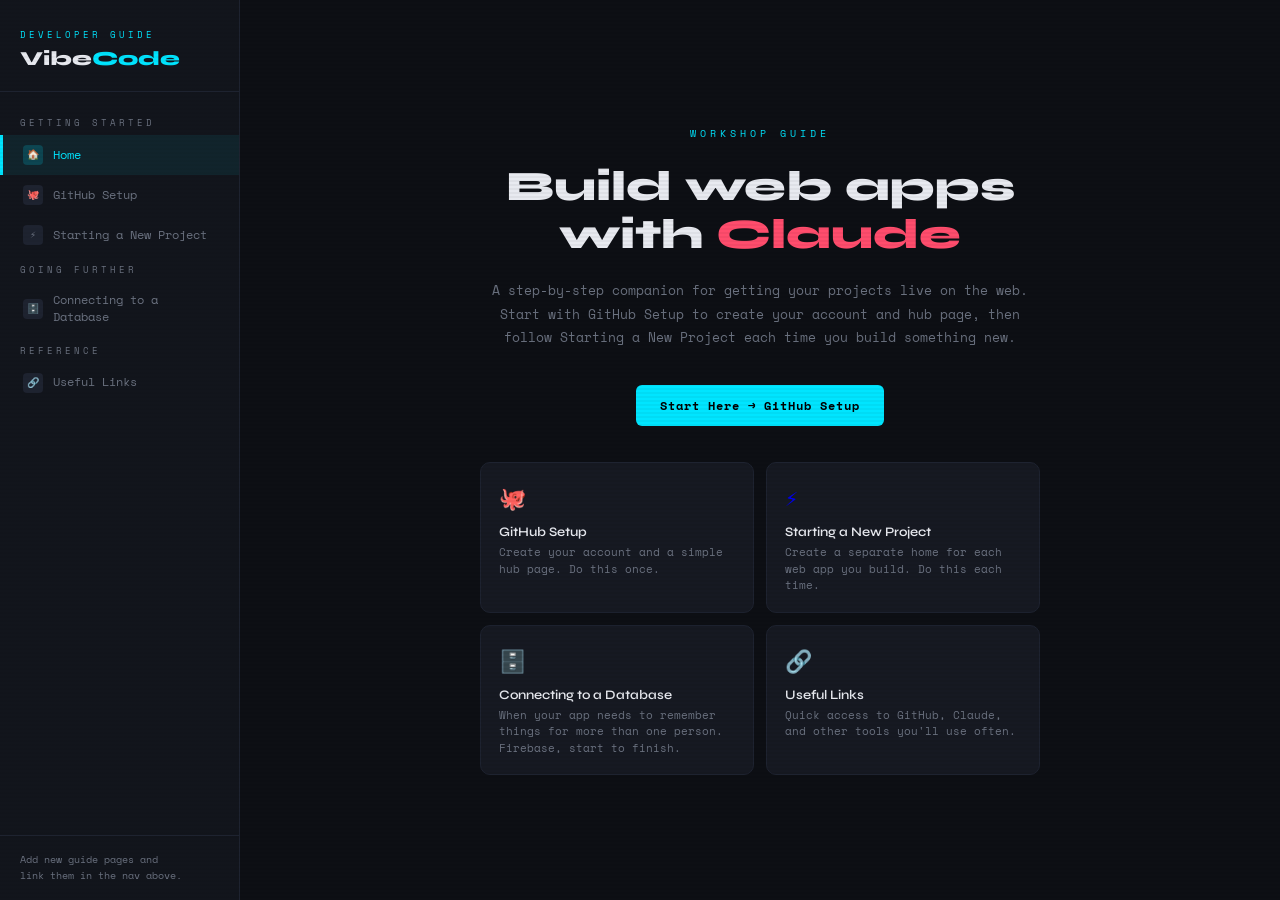
<file: index.html>
<!DOCTYPE html>
<html lang="en">
<head>
  <meta charset="UTF-8" />
  <meta name="viewport" content="width=device-width, initial-scale=1.0"/>
  <title>Vibe Code Guide</title>
  <link rel="manifest" href="manifest.webmanifest">
  <meta name="theme-color" content="#fcd34d">
  <link rel="icon" type="image/png" sizes="32x32" href="icon-32.png">
  <link rel="apple-touch-icon" href="icon-180.png">
  <link rel="preconnect" href="https://fonts.googleapis.com">
  <link href="https://fonts.googleapis.com/css2?family=Space+Mono:wght@400;700&family=Syne:wght@400;600;800&display=swap" rel="stylesheet">
  <link rel="stylesheet" href="styles.css">
</head>
<body>

<aside>
  <div class="logo">
    <span class="logo-tag">Developer Guide</span>
    <h1>Vibe<span>Code</span></h1>
  </div>
  <nav>
    <div class="nav-section-label">Getting Started</div>
    <a href="index.html" class="active">
      <span class="icon">🏠</span> Home
    </a>
    <a href="github-setup.html">
      <span class="icon">🐙</span> GitHub Setup
    </a>
    <a href="new-project.html">
      <span class="icon">⚡</span> Starting a New Project
    </a>
    <div class="nav-section-label">Going Further</div>
    <a href="databases.html">
      <span class="icon">🗄️</span> Connecting to a Database
    </a>
    <div class="nav-section-label">Reference</div>
    <a href="useful-links.html">
      <span class="icon">🔗</span> Useful Links
    </a>
    <!-- Add new guide links here -->
  </nav>
  <div class="sidebar-footer">
    Add new guide pages and<br>link them in the nav above.
  </div>
</aside>

<main class="home">
  <div class="home-content">
    <p class="eyebrow">Workshop Guide</p>
    <h2>Build web apps with <em>Claude</em></h2>
    <p>
      A step-by-step companion for getting your projects live on the web.
      Start with GitHub Setup to create your account and hub page, then
      follow Starting a New Project each time you build something new.
    </p>
    <a href="github-setup.html" class="start-btn">
      Start Here → GitHub Setup
    </a>
    <div class="cards">
      <a href="github-setup.html" class="card">
        <span class="card-icon">🐙</span>
        <h3>GitHub Setup</h3>
        <p>Create your account and a simple hub page. Do this once.</p>
      </a>
      <a href="new-project.html" class="card">
        <span class="card-icon">⚡</span>
        <h3>Starting a New Project</h3>
        <p>Create a separate home for each web app you build. Do this each time.</p>
      </a>
      <a href="databases.html" class="card">
        <span class="card-icon">🗄️</span>
        <h3>Connecting to a Database</h3>
        <p>When your app needs to remember things for more than one person. Firebase, start to finish.</p>
      </a>
      <a href="useful-links.html" class="card">
        <span class="card-icon">🔗</span>
        <h3>Useful Links</h3>
        <p>Quick access to GitHub, Claude, and other tools you'll use often.</p>
      </a>
    </div>
  </div>
</main>

</body>
</html>
</file>
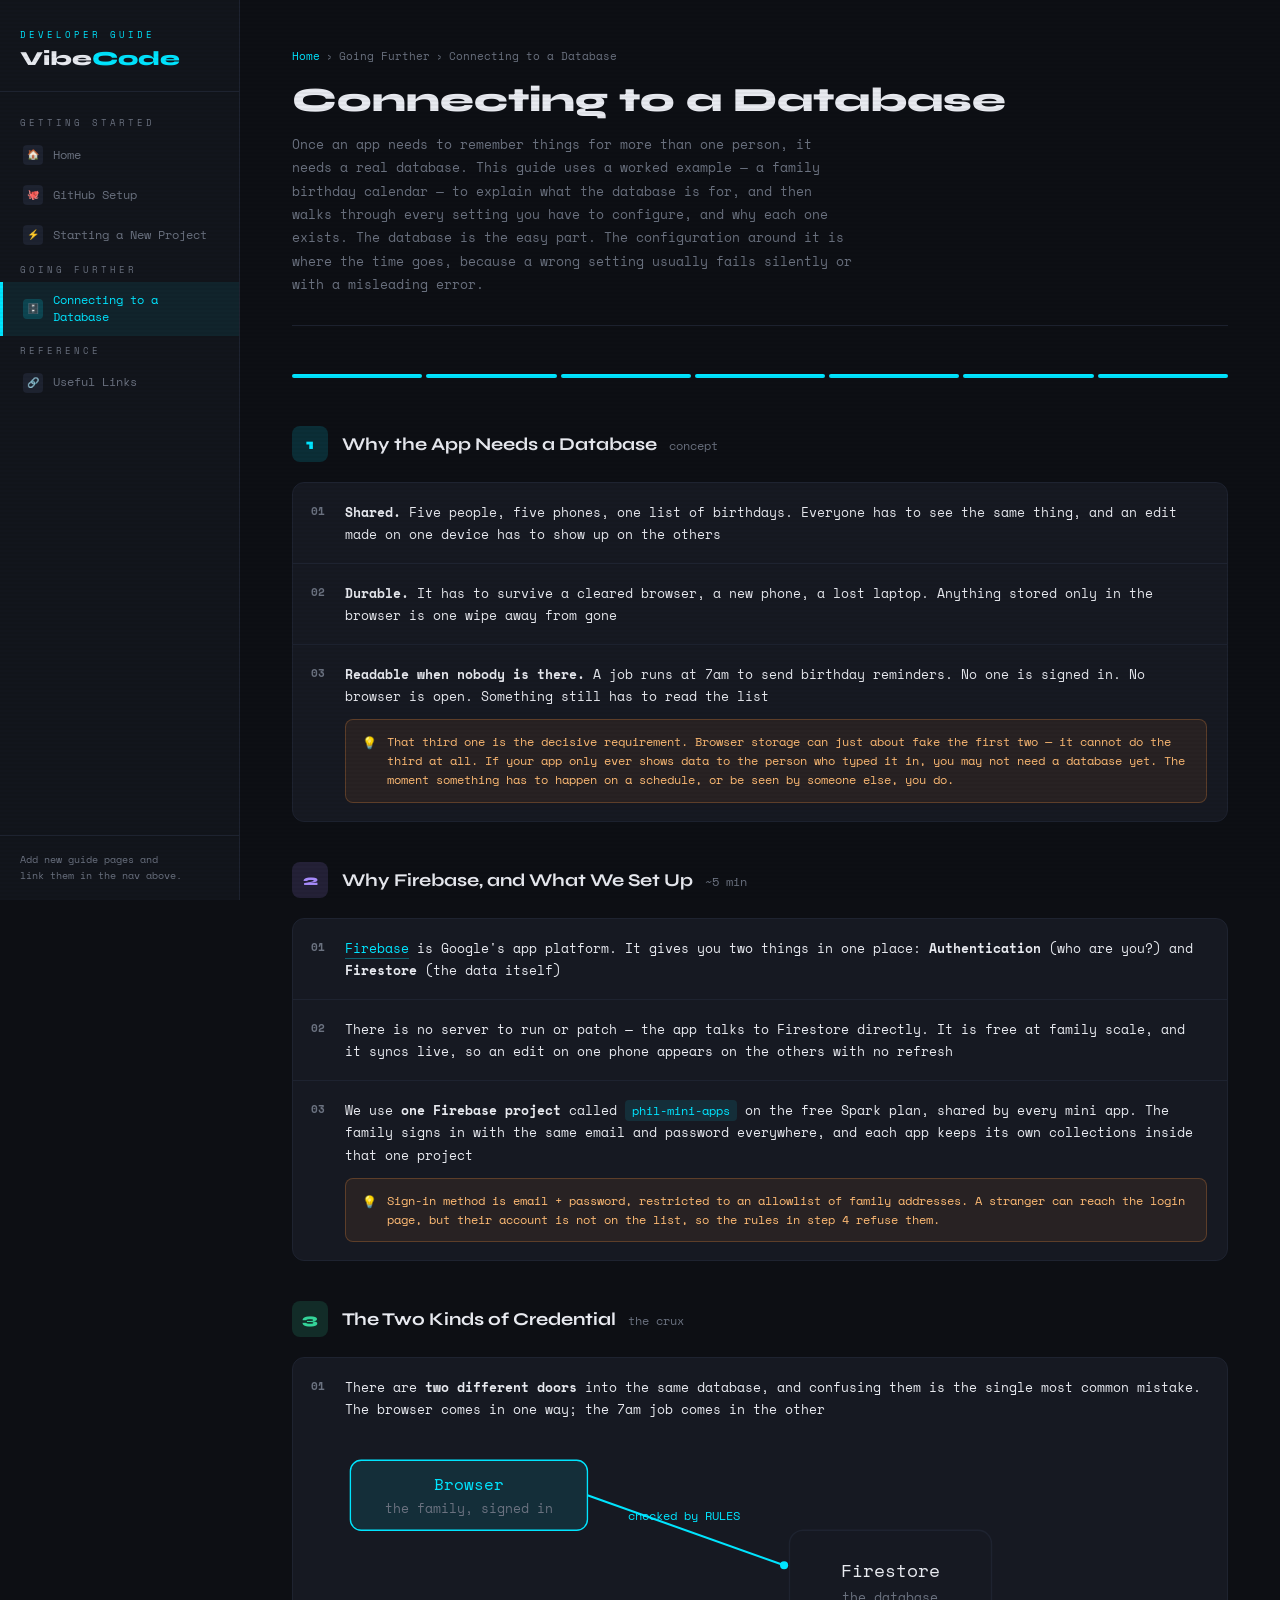
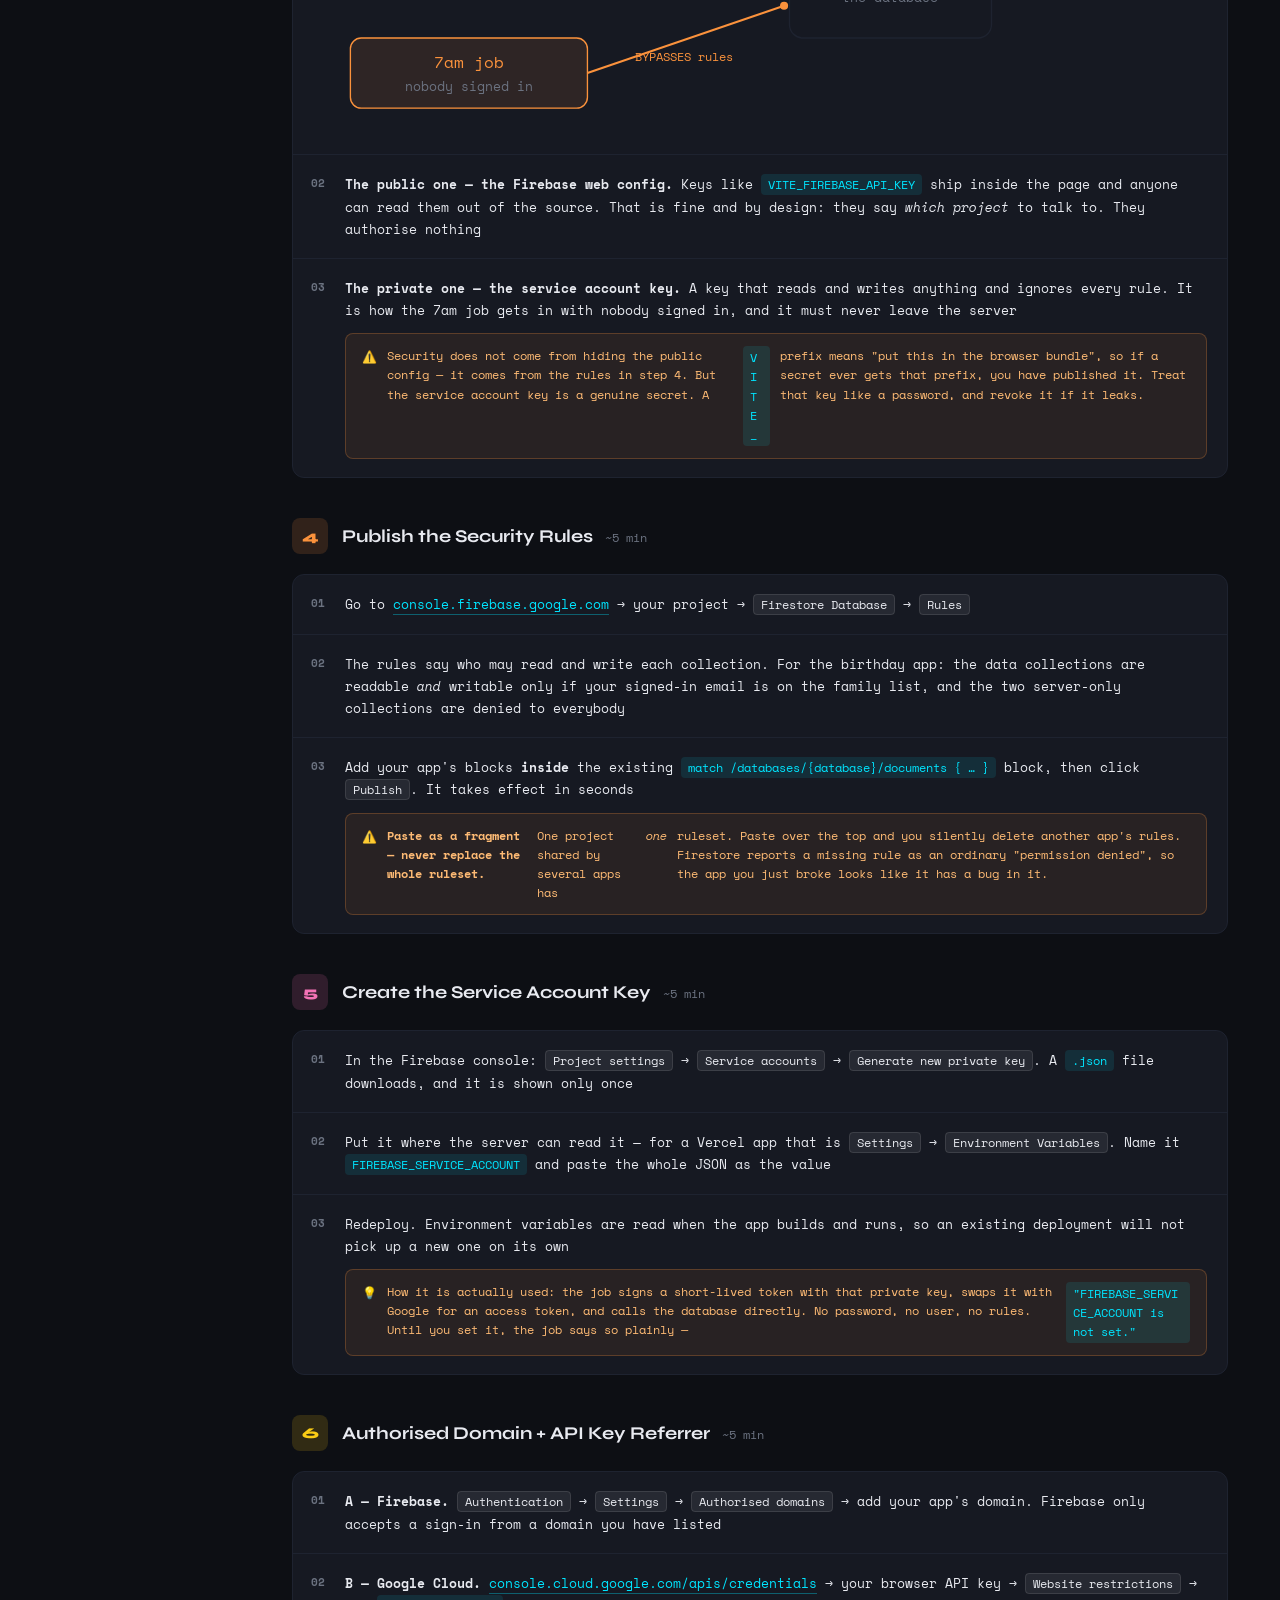
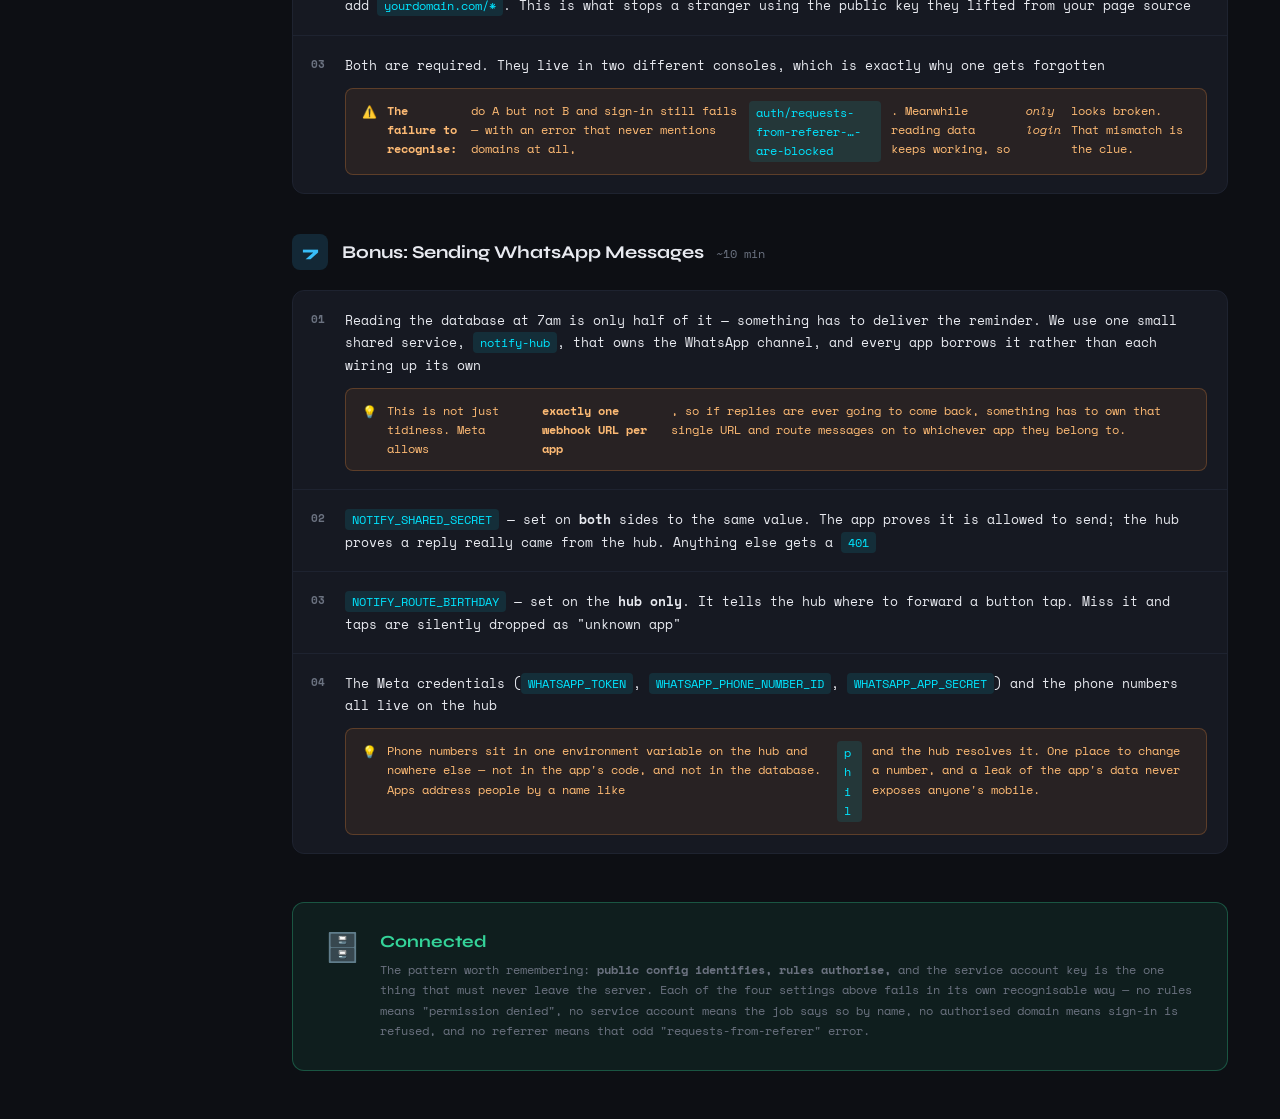
<file: databases.html>
<!DOCTYPE html>
<html lang="en">
<head>
  <meta charset="UTF-8" />
  <meta name="viewport" content="width=device-width, initial-scale=1.0"/>
  <title>Connecting to a Database — Vibe Code Guide</title>
  <link rel="preconnect" href="https://fonts.googleapis.com">
  <link href="https://fonts.googleapis.com/css2?family=Space+Mono:wght@400;700&family=Syne:wght@400;600;800&display=swap" rel="stylesheet">
  <link rel="stylesheet" href="styles.css">
</head>
<body>

<aside>
  <div class="logo">
    <span class="logo-tag">Developer Guide</span>
    <h1>Vibe<span>Code</span></h1>
  </div>
  <nav>
    <div class="nav-section-label">Getting Started</div>
    <a href="index.html">
      <span class="icon">🏠</span> Home
    </a>
    <a href="github-setup.html">
      <span class="icon">🐙</span> GitHub Setup
    </a>
    <a href="new-project.html">
      <span class="icon">⚡</span> Starting a New Project
    </a>
    <div class="nav-section-label">Going Further</div>
    <a href="databases.html" class="active">
      <span class="icon">🗄️</span> Connecting to a Database
    </a>
    <div class="nav-section-label">Reference</div>
    <a href="useful-links.html">
      <span class="icon">🔗</span> Useful Links
    </a>
    <!-- Add new guide links here -->
  </nav>
  <div class="sidebar-footer">
    Add new guide pages and<br>link them in the nav above.
  </div>
</aside>

<main>
  <div class="page-header">
    <div class="breadcrumb">
      <a href="index.html">Home</a>
      <span>›</span>
      <span>Going Further</span>
      <span>›</span>
      <span>Connecting to a Database</span>
    </div>
    <h2>Connecting to a Database</h2>
    <p>
      Once an app needs to remember things for more than one person, it needs a real database.
      This guide uses a worked example — a family birthday calendar — to explain what the database
      is for, and then walks through every setting you have to configure, and why each one exists.
      The database is the easy part. The configuration around it is where the time goes, because a
      wrong setting usually fails silently or with a misleading error.
    </p>
  </div>

  <div class="progress-track">
    <div class="progress-seg" id="p1"></div>
    <div class="progress-seg" id="p2"></div>
    <div class="progress-seg" id="p3"></div>
    <div class="progress-seg" id="p4"></div>
    <div class="progress-seg" id="p5"></div>
    <div class="progress-seg" id="p6"></div>
    <div class="progress-seg" id="p7"></div>
  </div>

  <!-- Section 1 -->
  <div id="why-a-database" class="section s1">
    <div class="section-header">
      <div class="section-num">1</div>
      <div class="section-title">Why the App Needs a Database <span>concept</span></div>
    </div>
    <div class="steps">
      <div class="step">
        <div class="step-n">01</div>
        <div class="step-body">
          <strong>Shared.</strong> Five people, five phones, one list of birthdays. Everyone has to
          see the same thing, and an edit made on one device has to show up on the others
        </div>
      </div>
      <div class="step">
        <div class="step-n">02</div>
        <div class="step-body">
          <strong>Durable.</strong> It has to survive a cleared browser, a new phone, a lost laptop.
          Anything stored only in the browser is one wipe away from gone
        </div>
      </div>
      <div class="step">
        <div class="step-n">03</div>
        <div class="step-body">
          <strong>Readable when nobody is there.</strong> A job runs at 7am to send birthday
          reminders. No one is signed in. No browser is open. Something still has to read the list
          <div class="tip">
            <span class="tip-icon">💡</span>
            That third one is the decisive requirement. Browser storage can just about fake the first
            two — it cannot do the third at all. If your app only ever shows data to the person who
            typed it in, you may not need a database yet. The moment something has to happen on a
            schedule, or be seen by someone else, you do.
          </div>
        </div>
      </div>
    </div>
  </div>

  <!-- Section 2 -->
  <div id="why-firebase" class="section s2">
    <div class="section-header">
      <div class="section-num">2</div>
      <div class="section-title">Why Firebase, and What We Set Up <span>~5 min</span></div>
    </div>
    <div class="steps">
      <div class="step">
        <div class="step-n">01</div>
        <div class="step-body">
          <a href="https://firebase.google.com" target="_blank" rel="noopener" class="ext-link">Firebase</a>
          is Google's app platform. It gives you two things in one place:
          <strong>Authentication</strong> (who are you?) and <strong>Firestore</strong> (the data itself)
        </div>
      </div>
      <div class="step">
        <div class="step-n">02</div>
        <div class="step-body">
          There is no server to run or patch — the app talks to Firestore directly. It is free at
          family scale, and it syncs live, so an edit on one phone appears on the others with no refresh
        </div>
      </div>
      <div class="step">
        <div class="step-n">03</div>
        <div class="step-body">
          We use <strong>one Firebase project</strong> called <code>phil-mini-apps</code> on the free
          Spark plan, shared by every mini app. The family signs in with the same email and password
          everywhere, and each app keeps its own collections inside that one project
          <div class="tip">
            <span class="tip-icon">💡</span>
            Sign-in method is email + password, restricted to an allowlist of family addresses.
            A stranger can reach the login page, but their account is not on the list, so the
            rules in step 4 refuse them.
          </div>
        </div>
      </div>
    </div>
  </div>

  <!-- Section 3 -->
  <div id="credentials" class="section s3">
    <div class="section-header">
      <div class="section-num">3</div>
      <div class="section-title">The Two Kinds of Credential <span>the crux</span></div>
    </div>
    <div class="steps">
      <div class="step">
        <div class="step-n">01</div>
        <div class="step-body">
          There are <strong>two different doors</strong> into the same database, and confusing them
          is the single most common mistake. The browser comes in one way; the 7am job comes in
          the other
          <!-- Wrapper carries the size. An SVG with a viewBox reports 640px as its
               intrinsic width, which inflates this shrink-to-fit layout on narrow
               screens; sizing it from the wrapper keeps that out of the calculation. -->
          <div style="width:100%;aspect-ratio:640/220;margin:16px 0 4px">
          <svg viewBox="0 0 640 220" role="img" aria-label="Two doors into the database"
               preserveAspectRatio="xMidYMid meet"
               style="width:100%;height:100%;display:block;font-family:'Space Mono',monospace">
            <rect x="4" y="18" width="176" height="52" rx="8"
                  fill="rgba(0,229,255,0.10)" stroke="#00e5ff"/>
            <text x="92" y="40" fill="#00e5ff" font-size="12" text-anchor="middle">Browser</text>
            <text x="92" y="57" fill="#6b7280" font-size="10" text-anchor="middle">the family, signed in</text>

            <rect x="4" y="150" width="176" height="52" rx="8"
                  fill="rgba(251,146,60,0.10)" stroke="#fb923c"/>
            <text x="92" y="172" fill="#fb923c" font-size="12" text-anchor="middle">7am job</text>
            <text x="92" y="189" fill="#6b7280" font-size="10" text-anchor="middle">nobody signed in</text>

            <rect x="330" y="70" width="150" height="80" rx="10"
                  fill="#161922" stroke="#1e2330"/>
            <text x="405" y="105" fill="#e8eaf0" font-size="13" text-anchor="middle">Firestore</text>
            <text x="405" y="123" fill="#6b7280" font-size="10" text-anchor="middle">the database</text>

            <line x1="180" y1="44" x2="326" y2="96" stroke="#00e5ff" stroke-width="1.5"/>
            <line x1="180" y1="176" x2="326" y2="126" stroke="#fb923c" stroke-width="1.5"/>
            <text x="252" y="62" fill="#00e5ff" font-size="9" text-anchor="middle">checked by RULES</text>
            <text x="252" y="167" fill="#fb923c" font-size="9" text-anchor="middle">BYPASSES rules</text>

            <circle cx="326" cy="96" r="3" fill="#00e5ff"/>
            <circle cx="326" cy="126" r="3" fill="#fb923c"/>
          </svg>
          </div>
        </div>
      </div>
      <div class="step">
        <div class="step-n">02</div>
        <div class="step-body">
          <strong>The public one — the Firebase web config.</strong> Keys like
          <code>VITE_FIREBASE_API_KEY</code> ship inside the page and anyone can read them out of
          the source. That is fine and by design: they say <em>which project</em> to talk to.
          They authorise nothing
        </div>
      </div>
      <div class="step">
        <div class="step-n">03</div>
        <div class="step-body">
          <strong>The private one — the service account key.</strong> A key that reads and writes
          anything and ignores every rule. It is how the 7am job gets in with nobody signed in,
          and it must never leave the server
          <div class="tip">
            <span class="tip-icon">⚠️</span>
            Security does not come from hiding the public config — it comes from the rules in step 4.
            But the service account key is a genuine secret. A <code>VITE_</code> prefix means
            "put this in the browser bundle", so if a secret ever gets that prefix, you have
            published it. Treat that key like a password, and revoke it if it leaks.
          </div>
        </div>
      </div>
    </div>
  </div>

  <!-- Section 4 -->
  <div id="rules" class="section s4">
    <div class="section-header">
      <div class="section-num">4</div>
      <div class="section-title">Publish the Security Rules <span>~5 min</span></div>
    </div>
    <div class="steps">
      <div class="step">
        <div class="step-n">01</div>
        <div class="step-body">
          Go to
          <a href="https://console.firebase.google.com" target="_blank" rel="noopener" class="ext-link">console.firebase.google.com</a>
          → your project → <span class="ui-label">Firestore Database</span> → <span class="ui-label">Rules</span>
        </div>
      </div>
      <div class="step">
        <div class="step-n">02</div>
        <div class="step-body">
          The rules say who may read and write each collection. For the birthday app: the data
          collections are readable <em>and</em> writable only if your signed-in email is on the
          family list, and the two server-only collections are denied to everybody
        </div>
      </div>
      <div class="step">
        <div class="step-n">03</div>
        <div class="step-body">
          Add your app's blocks <strong>inside</strong> the existing
          <code>match /databases/{database}/documents { … }</code> block, then click
          <span class="ui-label">Publish</span>. It takes effect in seconds
          <div class="tip">
            <span class="tip-icon">⚠️</span>
            <strong>Paste as a fragment — never replace the whole ruleset.</strong> One project
            shared by several apps has <em>one</em> ruleset. Paste over the top and you silently
            delete another app's rules. Firestore reports a missing rule as an ordinary
            "permission denied", so the app you just broke looks like it has a bug in it.
          </div>
        </div>
      </div>
    </div>
  </div>

  <!-- Section 5 -->
  <div id="service-account" class="section s5">
    <div class="section-header">
      <div class="section-num">5</div>
      <div class="section-title">Create the Service Account Key <span>~5 min</span></div>
    </div>
    <div class="steps">
      <div class="step">
        <div class="step-n">01</div>
        <div class="step-body">
          In the Firebase console: <span class="ui-label">Project settings</span> →
          <span class="ui-label">Service accounts</span> →
          <span class="ui-label">Generate new private key</span>. A <code>.json</code> file
          downloads, and it is shown only once
        </div>
      </div>
      <div class="step">
        <div class="step-n">02</div>
        <div class="step-body">
          Put it where the server can read it — for a Vercel app that is
          <span class="ui-label">Settings</span> → <span class="ui-label">Environment Variables</span>.
          Name it <code>FIREBASE_SERVICE_ACCOUNT</code> and paste the whole JSON as the value
        </div>
      </div>
      <div class="step">
        <div class="step-n">03</div>
        <div class="step-body">
          Redeploy. Environment variables are read when the app builds and runs, so an existing
          deployment will not pick up a new one on its own
          <div class="tip">
            <span class="tip-icon">💡</span>
            How it is actually used: the job signs a short-lived token with that private key, swaps
            it with Google for an access token, and calls the database directly. No password, no
            user, no rules. Until you set it, the job says so plainly —
            <code>"FIREBASE_SERVICE_ACCOUNT is not set."</code>
          </div>
        </div>
      </div>
    </div>
  </div>

  <!-- Section 6 -->
  <div id="domains" class="section s6">
    <div class="section-header">
      <div class="section-num">6</div>
      <div class="section-title">Authorised Domain + API Key Referrer <span>~5 min</span></div>
    </div>
    <div class="steps">
      <div class="step">
        <div class="step-n">01</div>
        <div class="step-body">
          <strong>A — Firebase.</strong> <span class="ui-label">Authentication</span> →
          <span class="ui-label">Settings</span> → <span class="ui-label">Authorised domains</span>
          → add your app's domain. Firebase only accepts a sign-in from a domain you have listed
        </div>
      </div>
      <div class="step">
        <div class="step-n">02</div>
        <div class="step-body">
          <strong>B — Google Cloud.</strong>
          <a href="https://console.cloud.google.com/apis/credentials" target="_blank" rel="noopener" class="ext-link">console.cloud.google.com/apis/credentials</a>
          → your browser API key → <span class="ui-label">Website restrictions</span> → add
          <code>yourdomain.com/*</code>. This is what stops a stranger using the public key
          they lifted from your page source
        </div>
      </div>
      <div class="step">
        <div class="step-n">03</div>
        <div class="step-body">
          Both are required. They live in two different consoles, which is exactly why one gets forgotten
          <div class="tip">
            <span class="tip-icon">⚠️</span>
            <strong>The failure to recognise:</strong> do A but not B and sign-in still fails — with
            an error that never mentions domains at all,
            <code>auth/requests-from-referer-…-are-blocked</code>. Meanwhile reading data keeps
            working, so <em>only login</em> looks broken. That mismatch is the clue.
          </div>
        </div>
      </div>
    </div>
  </div>

  <!-- Section 7 -->
  <div id="whatsapp" class="section s7">
    <div class="section-header">
      <div class="section-num">7</div>
      <div class="section-title">Bonus: Sending WhatsApp Messages <span>~10 min</span></div>
    </div>
    <div class="steps">
      <div class="step">
        <div class="step-n">01</div>
        <div class="step-body">
          Reading the database at 7am is only half of it — something has to deliver the reminder.
          We use one small shared service, <code>notify-hub</code>, that owns the WhatsApp channel,
          and every app borrows it rather than each wiring up its own
          <div class="tip">
            <span class="tip-icon">💡</span>
            This is not just tidiness. Meta allows <strong>exactly one webhook URL per app</strong>,
            so if replies are ever going to come back, something has to own that single URL and
            route messages on to whichever app they belong to.
          </div>
        </div>
      </div>
      <div class="step">
        <div class="step-n">02</div>
        <div class="step-body">
          <code>NOTIFY_SHARED_SECRET</code> — set on <strong>both</strong> sides to the same value.
          The app proves it is allowed to send; the hub proves a reply really came from the hub.
          Anything else gets a <code>401</code>
        </div>
      </div>
      <div class="step">
        <div class="step-n">03</div>
        <div class="step-body">
          <code>NOTIFY_ROUTE_BIRTHDAY</code> — set on the <strong>hub only</strong>. It tells the hub
          where to forward a button tap. Miss it and taps are silently dropped as "unknown app"
        </div>
      </div>
      <div class="step">
        <div class="step-n">04</div>
        <div class="step-body">
          The Meta credentials (<code>WHATSAPP_TOKEN</code>, <code>WHATSAPP_PHONE_NUMBER_ID</code>,
          <code>WHATSAPP_APP_SECRET</code>) and the phone numbers all live on the hub
          <div class="tip">
            <span class="tip-icon">💡</span>
            Phone numbers sit in one environment variable on the hub and nowhere else — not in the
            app's code, and not in the database. Apps address people by a name like
            <code>phil</code> and the hub resolves it. One place to change a number, and a leak of
            the app's data never exposes anyone's mobile.
          </div>
        </div>
      </div>
    </div>
  </div>

  <div class="success-banner">
    <div class="success-icon">🗄️</div>
    <div class="success-text">
      <h3>Connected</h3>
      <p>
        The pattern worth remembering: <strong>public config identifies, rules authorise,</strong>
        and the service account key is the one thing that must never leave the server. Each of the
        four settings above fails in its own recognisable way — no rules means "permission denied",
        no service account means the job says so by name, no authorised domain means sign-in is
        refused, and no referrer means that odd "requests-from-referer" error.
      </p>
    </div>
  </div>

</main>

<script>
  const sections = document.querySelectorAll('.section');
  const segs = ['p1','p2','p3','p4','p5','p6','p7'].map(id => document.getElementById(id));
  const obs = new IntersectionObserver((entries) => {
    entries.forEach(e => {
      if (e.isIntersecting) {
        const idx = Array.from(sections).indexOf(e.target);
        if (idx >= 0 && segs[idx]) segs[idx].classList.add('done');
      }
    });
  }, { threshold: 0.3 });
  sections.forEach(s => obs.observe(s));
</script>

</body>
</html>
</file>
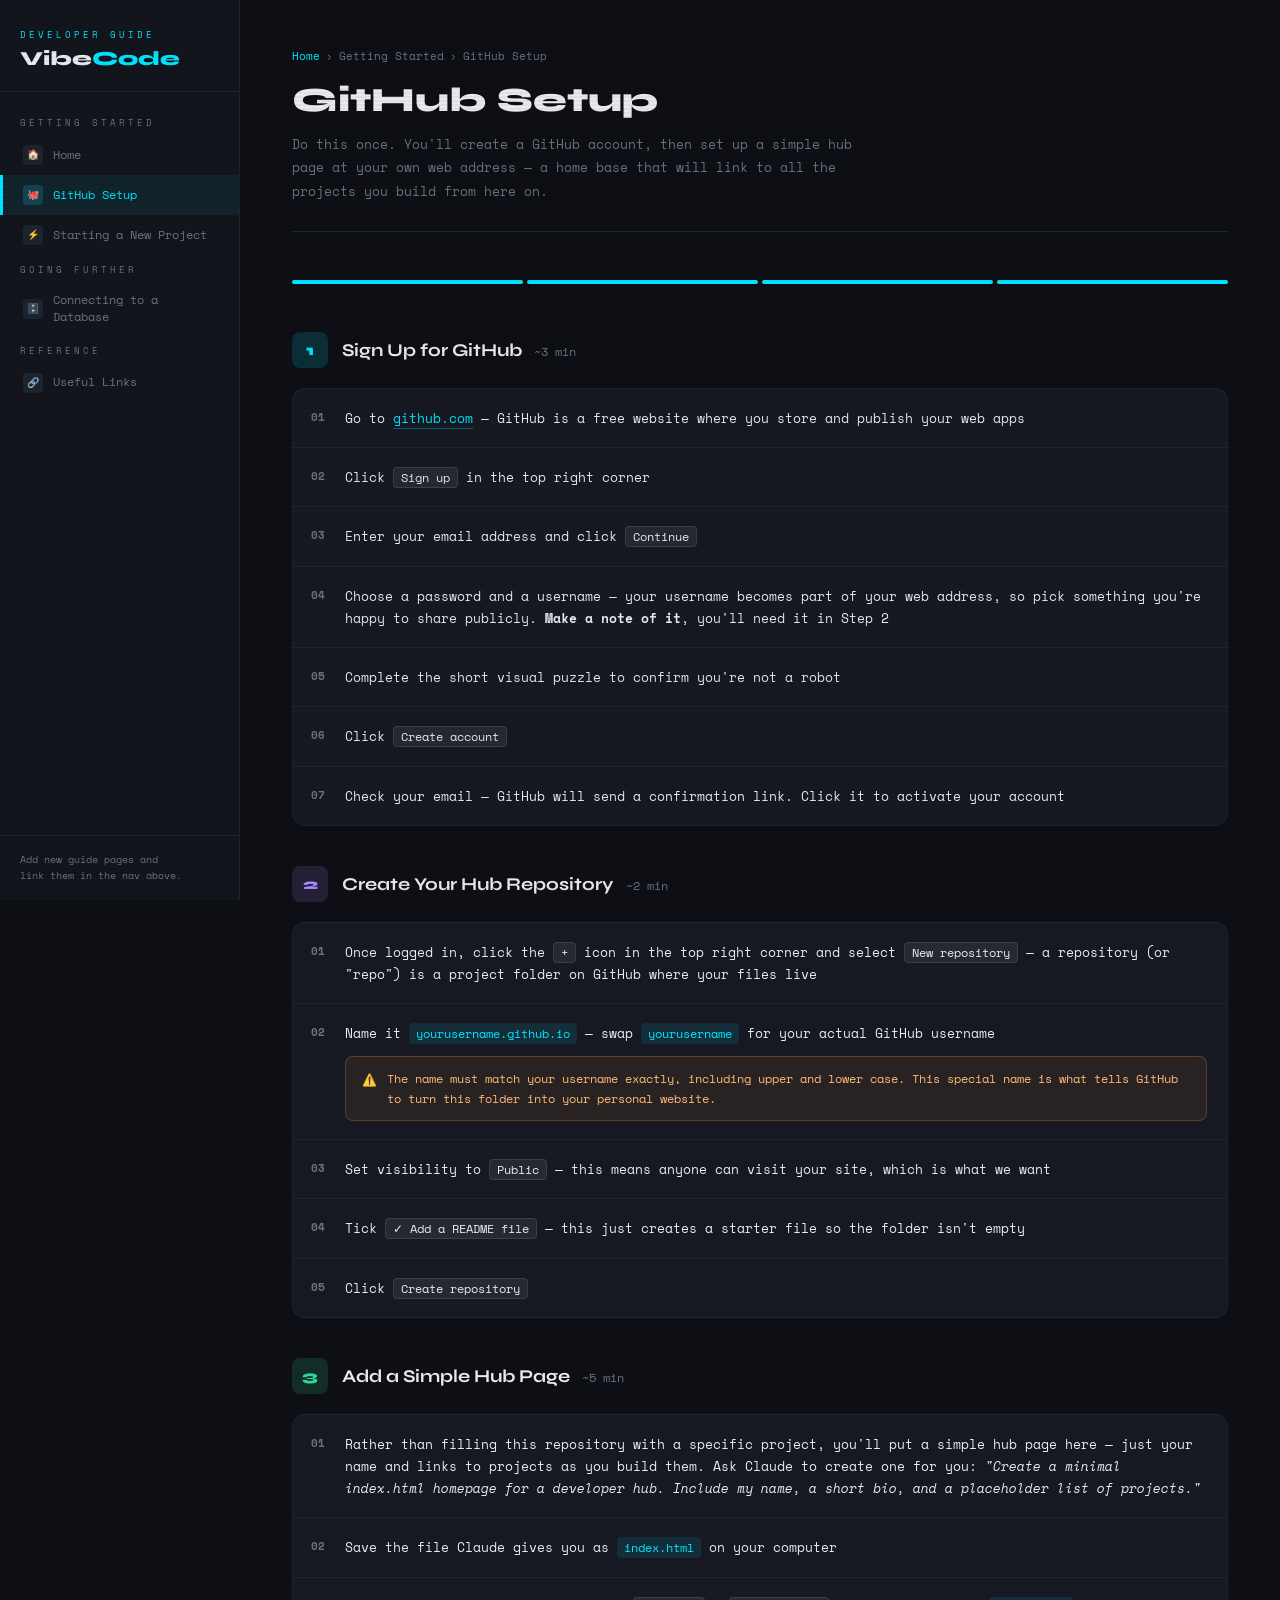
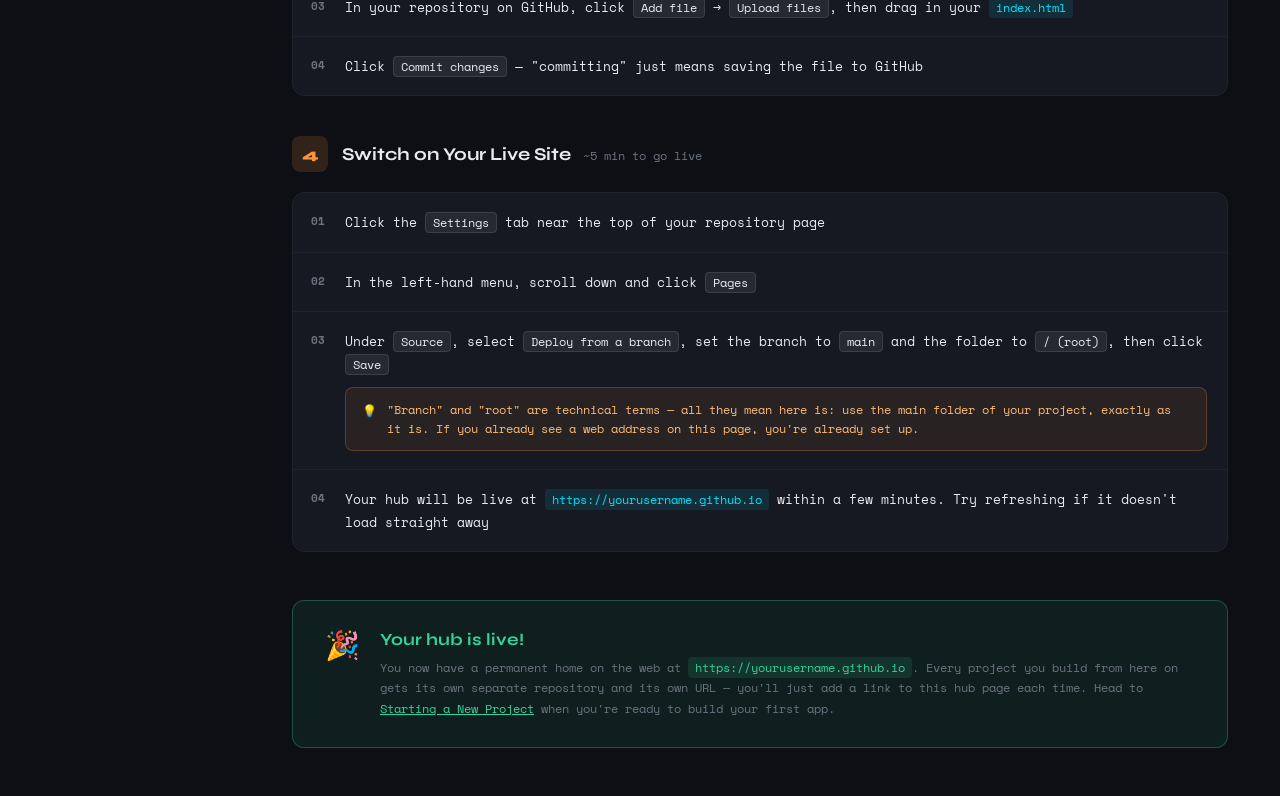
<file: github-setup.html>
<!DOCTYPE html>
<html lang="en">
<head>
  <meta charset="UTF-8" />
  <meta name="viewport" content="width=device-width, initial-scale=1.0"/>
  <title>GitHub Setup — Vibe Code Guide</title>
  <link rel="preconnect" href="https://fonts.googleapis.com">
  <link href="https://fonts.googleapis.com/css2?family=Space+Mono:wght@400;700&family=Syne:wght@400;600;800&display=swap" rel="stylesheet">
  <link rel="stylesheet" href="styles.css">
</head>
<body>

<aside>
  <div class="logo">
    <span class="logo-tag">Developer Guide</span>
    <h1>Vibe<span>Code</span></h1>
  </div>
  <nav>
    <div class="nav-section-label">Getting Started</div>
    <a href="index.html">
      <span class="icon">🏠</span> Home
    </a>
    <a href="github-setup.html" class="active">
      <span class="icon">🐙</span> GitHub Setup
    </a>
    <a href="new-project.html">
      <span class="icon">⚡</span> Starting a New Project
    </a>
    <div class="nav-section-label">Going Further</div>
    <a href="databases.html">
      <span class="icon">🗄️</span> Connecting to a Database
    </a>
    <div class="nav-section-label">Reference</div>
    <a href="useful-links.html">
      <span class="icon">🔗</span> Useful Links
    </a>
    <!-- Add new guide links here -->
  </nav>
  <div class="sidebar-footer">
    Add new guide pages and<br>link them in the nav above.
  </div>
</aside>

<main>
  <div class="page-header">
    <div class="breadcrumb">
      <a href="index.html">Home</a>
      <span>›</span>
      <span>Getting Started</span>
      <span>›</span>
      <span>GitHub Setup</span>
    </div>
    <h2>GitHub Setup</h2>
    <p>
      Do this once. You'll create a GitHub account, then set up a simple hub page
      at your own web address — a home base that will link to all the projects you
      build from here on.
    </p>
  </div>

  <div class="progress-track">
    <div class="progress-seg" id="p1"></div>
    <div class="progress-seg" id="p2"></div>
    <div class="progress-seg" id="p3"></div>
    <div class="progress-seg" id="p4"></div>
  </div>

  <!-- Section 1 -->
  <div class="section s1">
    <div class="section-header">
      <div class="section-num">1</div>
      <div class="section-title">Sign Up for GitHub <span>~3 min</span></div>
    </div>
    <div class="steps">
      <div class="step">
        <div class="step-n">01</div>
        <div class="step-body">
          Go to <a href="https://github.com" target="_blank" rel="noopener" class="ext-link">github.com</a>
          — GitHub is a free website where you store and publish your web apps
        </div>
      </div>
      <div class="step">
        <div class="step-n">02</div>
        <div class="step-body">Click <span class="ui-label">Sign up</span> in the top right corner</div>
      </div>
      <div class="step">
        <div class="step-n">03</div>
        <div class="step-body">Enter your email address and click <span class="ui-label">Continue</span></div>
      </div>
      <div class="step">
        <div class="step-n">04</div>
        <div class="step-body">
          Choose a password and a username — your username becomes part of your web address,
          so pick something you're happy to share publicly.
          <strong>Make a note of it</strong>, you'll need it in Step 2
        </div>
      </div>
      <div class="step">
        <div class="step-n">05</div>
        <div class="step-body">Complete the short visual puzzle to confirm you're not a robot</div>
      </div>
      <div class="step">
        <div class="step-n">06</div>
        <div class="step-body">Click <span class="ui-label">Create account</span></div>
      </div>
      <div class="step">
        <div class="step-n">07</div>
        <div class="step-body">Check your email — GitHub will send a confirmation link. Click it to activate your account</div>
      </div>
    </div>
  </div>

  <!-- Section 2 -->
  <div class="section s2">
    <div class="section-header">
      <div class="section-num">2</div>
      <div class="section-title">Create Your Hub Repository <span>~2 min</span></div>
    </div>
    <div class="steps">
      <div class="step">
        <div class="step-n">01</div>
        <div class="step-body">
          Once logged in, click the <span class="ui-label">+</span> icon in the top right corner
          and select <span class="ui-label">New repository</span>
          — a repository (or "repo") is a project folder on GitHub where your files live
        </div>
      </div>
      <div class="step">
        <div class="step-n">02</div>
        <div class="step-body">
          Name it <code>yourusername.github.io</code> — swap <code>yourusername</code> for your actual GitHub username
          <div class="tip">
            <span class="tip-icon">⚠️</span>
            The name must match your username exactly, including upper and lower case.
            This special name is what tells GitHub to turn this folder into your personal website.
          </div>
        </div>
      </div>
      <div class="step">
        <div class="step-n">03</div>
        <div class="step-body">Set visibility to <span class="ui-label">Public</span> — this means anyone can visit your site, which is what we want</div>
      </div>
      <div class="step">
        <div class="step-n">04</div>
        <div class="step-body">Tick <span class="ui-label">✓ Add a README file</span> — this just creates a starter file so the folder isn't empty</div>
      </div>
      <div class="step">
        <div class="step-n">05</div>
        <div class="step-body">Click <span class="ui-label">Create repository</span></div>
      </div>
    </div>
  </div>

  <!-- Section 3 -->
  <div class="section s3">
    <div class="section-header">
      <div class="section-num">3</div>
      <div class="section-title">Add a Simple Hub Page <span>~5 min</span></div>
    </div>
    <div class="steps">
      <div class="step">
        <div class="step-n">01</div>
        <div class="step-body">
          Rather than filling this repository with a specific project, you'll put a simple
          hub page here — just your name and links to projects as you build them.
          Ask Claude to create one for you: <em>"Create a minimal index.html homepage for a developer hub.
          Include my name, a short bio, and a placeholder list of projects."</em>
        </div>
      </div>
      <div class="step">
        <div class="step-n">02</div>
        <div class="step-body">Save the file Claude gives you as <code>index.html</code> on your computer</div>
      </div>
      <div class="step">
        <div class="step-n">03</div>
        <div class="step-body">In your repository on GitHub, click <span class="ui-label">Add file</span> → <span class="ui-label">Upload files</span>, then drag in your <code>index.html</code></div>
      </div>
      <div class="step">
        <div class="step-n">04</div>
        <div class="step-body">Click <span class="ui-label">Commit changes</span> — "committing" just means saving the file to GitHub</div>
      </div>
    </div>
  </div>

  <!-- Section 4 -->
  <div class="section s4">
    <div class="section-header">
      <div class="section-num">4</div>
      <div class="section-title">Switch on Your Live Site <span>~5 min to go live</span></div>
    </div>
    <div class="steps">
      <div class="step">
        <div class="step-n">01</div>
        <div class="step-body">Click the <span class="ui-label">Settings</span> tab near the top of your repository page</div>
      </div>
      <div class="step">
        <div class="step-n">02</div>
        <div class="step-body">In the left-hand menu, scroll down and click <span class="ui-label">Pages</span></div>
      </div>
      <div class="step">
        <div class="step-n">03</div>
        <div class="step-body">
          Under <span class="ui-label">Source</span>, select <span class="ui-label">Deploy from a branch</span>,
          set the branch to <span class="ui-label">main</span> and the folder to <span class="ui-label">/ (root)</span>,
          then click <span class="ui-label">Save</span>
          <div class="tip">
            <span class="tip-icon">💡</span>
            "Branch" and "root" are technical terms — all they mean here is: use the main folder of your project, exactly as it is.
            If you already see a web address on this page, you're already set up.
          </div>
        </div>
      </div>
      <div class="step">
        <div class="step-n">04</div>
        <div class="step-body">
          Your hub will be live at <code>https://yourusername.github.io</code> within a few minutes.
          Try refreshing if it doesn't load straight away
        </div>
      </div>
    </div>
  </div>

  <div class="success-banner">
    <div class="success-icon">🎉</div>
    <div class="success-text">
      <h3>Your hub is live!</h3>
      <p>
        You now have a permanent home on the web at <code>https://yourusername.github.io</code>.
        Every project you build from here on gets its own separate repository and its own URL —
        you'll just add a link to this hub page each time.
        Head to <a href="new-project.html" style="color:#34d399;">Starting a New Project</a> when you're ready to build your first app.
      </p>
    </div>
  </div>

</main>

<script>
  const sections = document.querySelectorAll('.section');
  const segs = ['p1','p2','p3','p4'].map(id => document.getElementById(id));
  const obs = new IntersectionObserver((entries) => {
    entries.forEach(e => {
      if (e.isIntersecting) {
        const idx = Array.from(sections).indexOf(e.target);
        if (idx >= 0) segs[idx].classList.add('done');
      }
    });
  }, { threshold: 0.3 });
  sections.forEach(s => obs.observe(s));
</script>

</body>
</html>
</file>
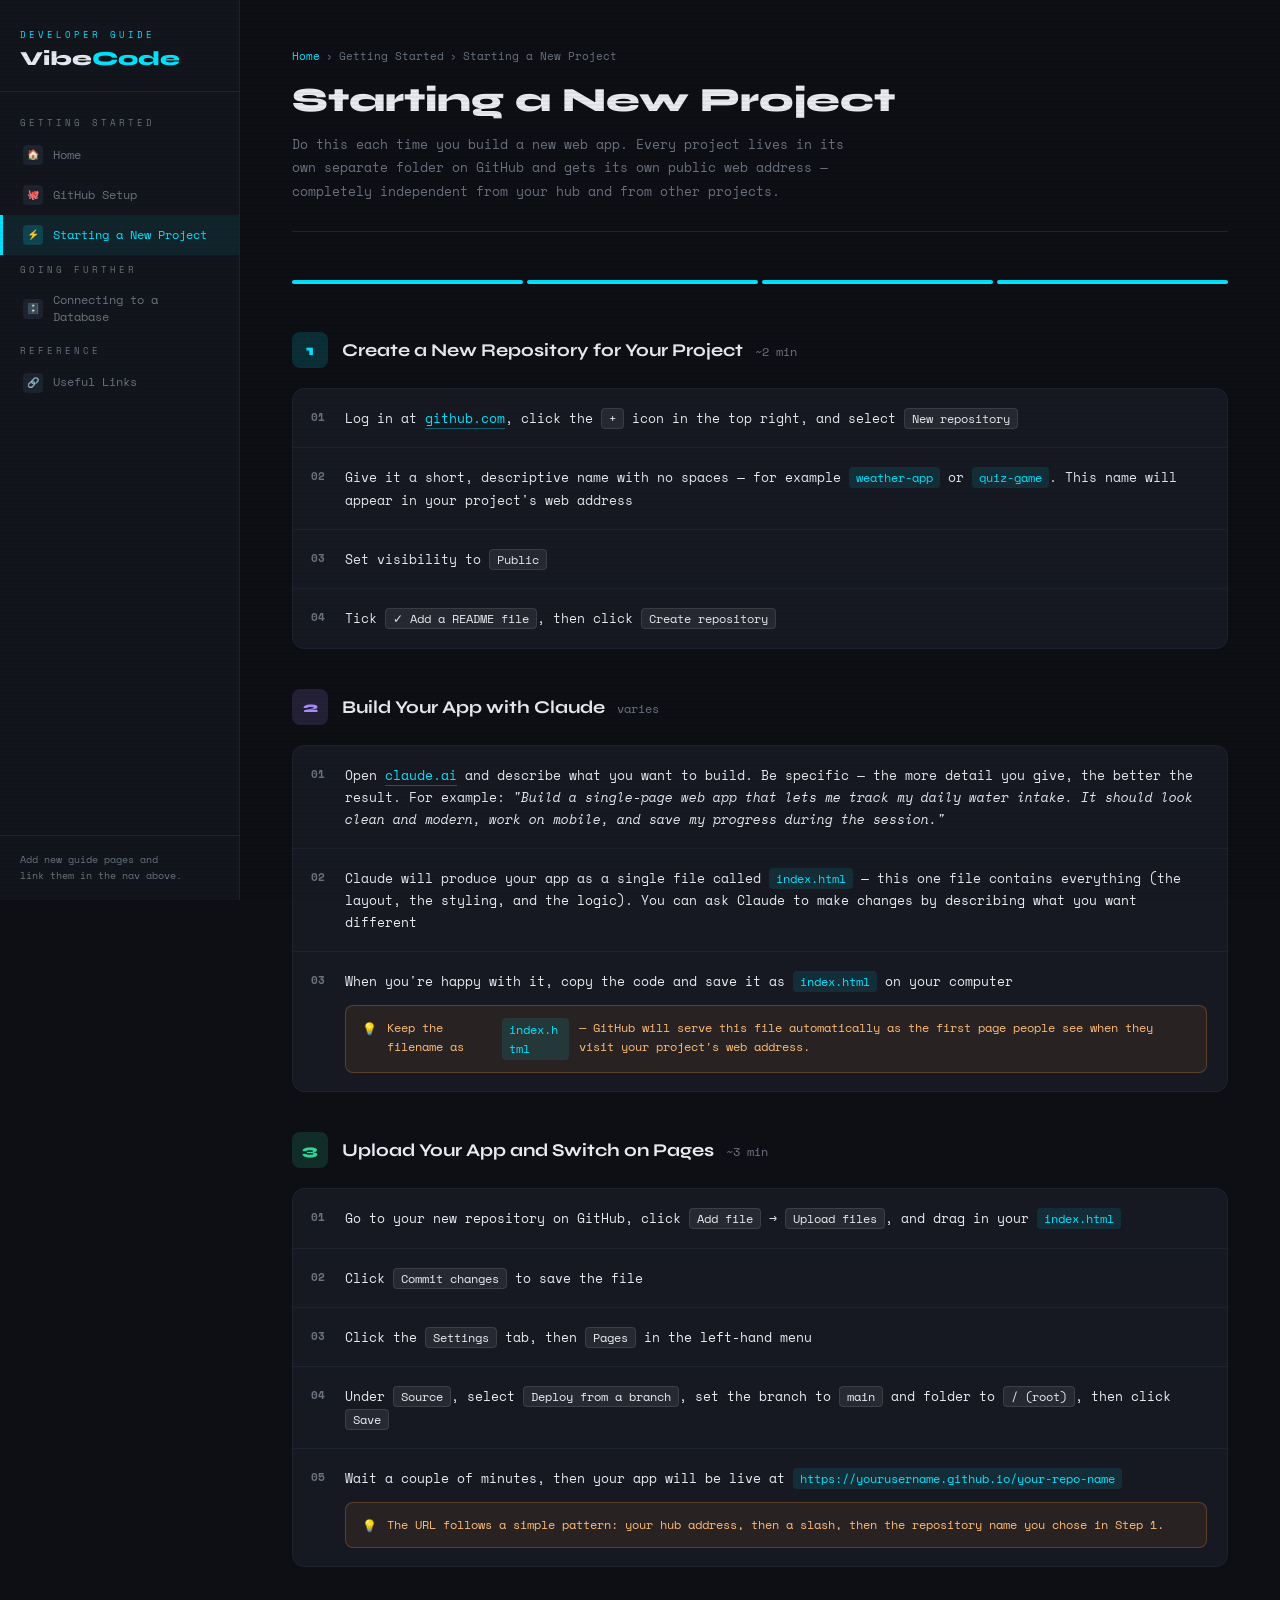
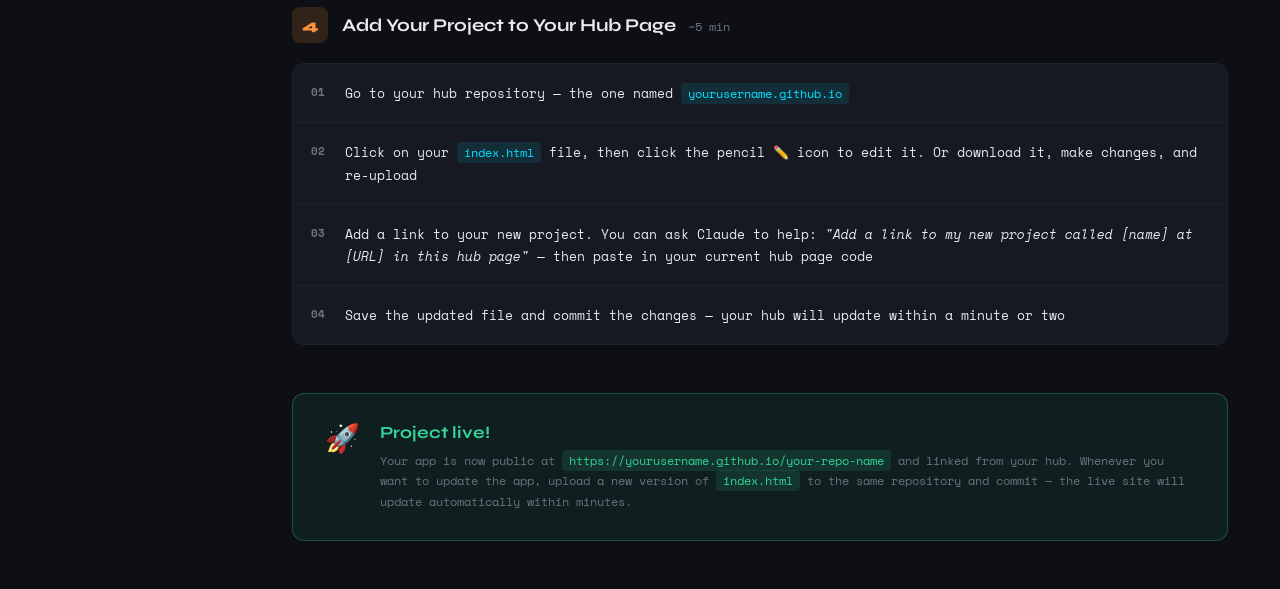
<file: new-project.html>
<!DOCTYPE html>
<html lang="en">
<head>
  <meta charset="UTF-8" />
  <meta name="viewport" content="width=device-width, initial-scale=1.0"/>
  <title>Starting a New Project — Vibe Code Guide</title>
  <link rel="preconnect" href="https://fonts.googleapis.com">
  <link href="https://fonts.googleapis.com/css2?family=Space+Mono:wght@400;700&family=Syne:wght@400;600;800&display=swap" rel="stylesheet">
  <link rel="stylesheet" href="styles.css">
</head>
<body>

<aside>
  <div class="logo">
    <span class="logo-tag">Developer Guide</span>
    <h1>Vibe<span>Code</span></h1>
  </div>
  <nav>
    <div class="nav-section-label">Getting Started</div>
    <a href="index.html">
      <span class="icon">🏠</span> Home
    </a>
    <a href="github-setup.html">
      <span class="icon">🐙</span> GitHub Setup
    </a>
    <a href="new-project.html" class="active">
      <span class="icon">⚡</span> Starting a New Project
    </a>
    <div class="nav-section-label">Going Further</div>
    <a href="databases.html">
      <span class="icon">🗄️</span> Connecting to a Database
    </a>
    <div class="nav-section-label">Reference</div>
    <a href="useful-links.html">
      <span class="icon">🔗</span> Useful Links
    </a>
    <!-- Add new guide links here -->
  </nav>
  <div class="sidebar-footer">
    Add new guide pages and<br>link them in the nav above.
  </div>
</aside>

<main>
  <div class="page-header">
    <div class="breadcrumb">
      <a href="index.html">Home</a>
      <span>›</span>
      <span>Getting Started</span>
      <span>›</span>
      <span>Starting a New Project</span>
    </div>
    <h2>Starting a New Project</h2>
    <p>
      Do this each time you build a new web app. Every project lives in its own
      separate folder on GitHub and gets its own public web address —
      completely independent from your hub and from other projects.
    </p>
  </div>

  <div class="progress-track">
    <div class="progress-seg" id="p1"></div>
    <div class="progress-seg" id="p2"></div>
    <div class="progress-seg" id="p3"></div>
    <div class="progress-seg" id="p4"></div>
  </div>

  <!-- Section 1 -->
  <div class="section s1">
    <div class="section-header">
      <div class="section-num">1</div>
      <div class="section-title">Create a New Repository for Your Project <span>~2 min</span></div>
    </div>
    <div class="steps">
      <div class="step">
        <div class="step-n">01</div>
        <div class="step-body">
          Log in at <a href="https://github.com" target="_blank" rel="noopener" class="ext-link">github.com</a>,
          click the <span class="ui-label">+</span> icon in the top right, and select <span class="ui-label">New repository</span>
        </div>
      </div>
      <div class="step">
        <div class="step-n">02</div>
        <div class="step-body">
          Give it a short, descriptive name with no spaces — for example <code>weather-app</code> or <code>quiz-game</code>.
          This name will appear in your project's web address
        </div>
      </div>
      <div class="step">
        <div class="step-n">03</div>
        <div class="step-body">Set visibility to <span class="ui-label">Public</span></div>
      </div>
      <div class="step">
        <div class="step-n">04</div>
        <div class="step-body">Tick <span class="ui-label">✓ Add a README file</span>, then click <span class="ui-label">Create repository</span></div>
      </div>
    </div>
  </div>

  <!-- Section 2 -->
  <div class="section s2">
    <div class="section-header">
      <div class="section-num">2</div>
      <div class="section-title">Build Your App with Claude <span>varies</span></div>
    </div>
    <div class="steps">
      <div class="step">
        <div class="step-n">01</div>
        <div class="step-body">
          Open <a href="https://claude.ai" target="_blank" rel="noopener" class="ext-link">claude.ai</a>
          and describe what you want to build. Be specific — the more detail you give, the better the result.
          For example: <em>"Build a single-page web app that lets me track my daily water intake.
          It should look clean and modern, work on mobile, and save my progress during the session."</em>
        </div>
      </div>
      <div class="step">
        <div class="step-n">02</div>
        <div class="step-body">
          Claude will produce your app as a single file called <code>index.html</code>
          — this one file contains everything (the layout, the styling, and the logic).
          You can ask Claude to make changes by describing what you want different
        </div>
      </div>
      <div class="step">
        <div class="step-n">03</div>
        <div class="step-body">
          When you're happy with it, copy the code and save it as <code>index.html</code> on your computer
          <div class="tip">
            <span class="tip-icon">💡</span>
            Keep the filename as <code>index.html</code> — GitHub will serve this file automatically
            as the first page people see when they visit your project's web address.
          </div>
        </div>
      </div>
    </div>
  </div>

  <!-- Section 3 -->
  <div class="section s3">
    <div class="section-header">
      <div class="section-num">3</div>
      <div class="section-title">Upload Your App and Switch on Pages <span>~3 min</span></div>
    </div>
    <div class="steps">
      <div class="step">
        <div class="step-n">01</div>
        <div class="step-body">Go to your new repository on GitHub, click <span class="ui-label">Add file</span> → <span class="ui-label">Upload files</span>, and drag in your <code>index.html</code></div>
      </div>
      <div class="step">
        <div class="step-n">02</div>
        <div class="step-body">Click <span class="ui-label">Commit changes</span> to save the file</div>
      </div>
      <div class="step">
        <div class="step-n">03</div>
        <div class="step-body">Click the <span class="ui-label">Settings</span> tab, then <span class="ui-label">Pages</span> in the left-hand menu</div>
      </div>
      <div class="step">
        <div class="step-n">04</div>
        <div class="step-body">
          Under <span class="ui-label">Source</span>, select <span class="ui-label">Deploy from a branch</span>,
          set the branch to <span class="ui-label">main</span> and folder to <span class="ui-label">/ (root)</span>,
          then click <span class="ui-label">Save</span>
        </div>
      </div>
      <div class="step">
        <div class="step-n">05</div>
        <div class="step-body">
          Wait a couple of minutes, then your app will be live at
          <code>https://yourusername.github.io/your-repo-name</code>
          <div class="tip">
            <span class="tip-icon">💡</span>
            The URL follows a simple pattern: your hub address, then a slash, then the repository name you chose in Step 1.
          </div>
        </div>
      </div>
    </div>
  </div>

  <!-- Section 4 -->
  <div class="section s4">
    <div class="section-header">
      <div class="section-num">4</div>
      <div class="section-title">Add Your Project to Your Hub Page <span>~5 min</span></div>
    </div>
    <div class="steps">
      <div class="step">
        <div class="step-n">01</div>
        <div class="step-body">
          Go to your hub repository — the one named <code>yourusername.github.io</code>
        </div>
      </div>
      <div class="step">
        <div class="step-n">02</div>
        <div class="step-body">
          Click on your <code>index.html</code> file, then click the pencil ✏️ icon to edit it.
          Or download it, make changes, and re-upload
        </div>
      </div>
      <div class="step">
        <div class="step-n">03</div>
        <div class="step-body">
          Add a link to your new project. You can ask Claude to help:
          <em>"Add a link to my new project called [name] at [URL] in this hub page"</em>
          — then paste in your current hub page code
        </div>
      </div>
      <div class="step">
        <div class="step-n">04</div>
        <div class="step-body">Save the updated file and commit the changes — your hub will update within a minute or two</div>
      </div>
    </div>
  </div>

  <div class="success-banner">
    <div class="success-icon">🚀</div>
    <div class="success-text">
      <h3>Project live!</h3>
      <p>
        Your app is now public at <code>https://yourusername.github.io/your-repo-name</code>
        and linked from your hub. Whenever you want to update the app, upload a new version of
        <code>index.html</code> to the same repository and commit — the live site will update automatically within minutes.
      </p>
    </div>
  </div>

</main>

<script>
  const sections = document.querySelectorAll('.section');
  const segs = ['p1','p2','p3','p4'].map(id => document.getElementById(id));
  const obs = new IntersectionObserver((entries) => {
    entries.forEach(e => {
      if (e.isIntersecting) {
        const idx = Array.from(sections).indexOf(e.target);
        if (idx >= 0) segs[idx].classList.add('done');
      }
    });
  }, { threshold: 0.3 });
  sections.forEach(s => obs.observe(s));
</script>

</body>
</html>
</file>
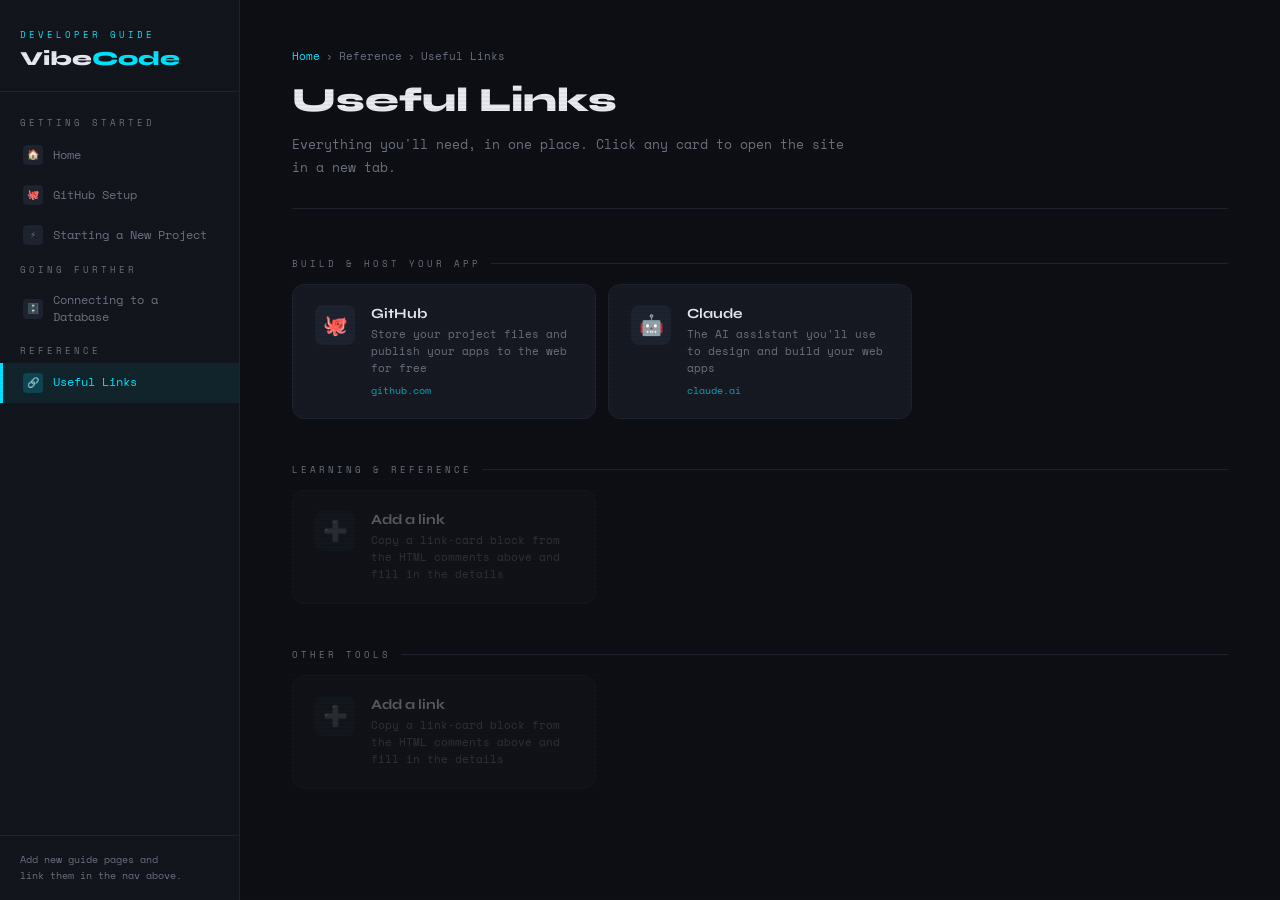
<file: useful-links.html>
<!DOCTYPE html>
<html lang="en">
<head>
  <meta charset="UTF-8" />
  <meta name="viewport" content="width=device-width, initial-scale=1.0"/>
  <title>Useful Links — Vibe Code Guide</title>
  <link rel="preconnect" href="https://fonts.googleapis.com">
  <link href="https://fonts.googleapis.com/css2?family=Space+Mono:wght@400;700&family=Syne:wght@400;600;800&display=swap" rel="stylesheet">
  <link rel="stylesheet" href="styles.css">
</head>
<body>

<aside>
  <div class="logo">
    <span class="logo-tag">Developer Guide</span>
    <h1>Vibe<span>Code</span></h1>
  </div>
  <nav>
    <div class="nav-section-label">Getting Started</div>
    <a href="index.html">
      <span class="icon">🏠</span> Home
    </a>
    <a href="github-setup.html">
      <span class="icon">🐙</span> GitHub Setup
    </a>
    <a href="new-project.html">
      <span class="icon">⚡</span> Starting a New Project
    </a>
    <div class="nav-section-label">Going Further</div>
    <a href="databases.html">
      <span class="icon">🗄️</span> Connecting to a Database
    </a>
    <div class="nav-section-label">Reference</div>
    <a href="useful-links.html" class="active">
      <span class="icon">🔗</span> Useful Links
    </a>
    <!-- Add new guide links here -->
  </nav>
  <div class="sidebar-footer">
    Add new guide pages and<br>link them in the nav above.
  </div>
</aside>

<main>
  <div class="page-header">
    <div class="breadcrumb">
      <a href="index.html">Home</a>
      <span>›</span>
      <span>Reference</span>
      <span>›</span>
      <span>Useful Links</span>
    </div>
    <h2>Useful Links</h2>
    <p>Everything you'll need, in one place. Click any card to open the site in a new tab.</p>
  </div>

  <!-- Category: Build & Host -->
  <div class="link-category">
    <div class="category-label">Build &amp; Host Your App</div>
    <div class="link-grid">

      <a href="https://github.com" target="_blank" rel="noopener" class="link-card">
        <div class="link-logo">🐙</div>
        <div class="link-info">
          <div class="link-name">GitHub</div>
          <div class="link-desc">Store your project files and publish your apps to the web for free</div>
          <div class="link-url">github.com</div>
        </div>
      </a>

      <a href="https://claude.ai" target="_blank" rel="noopener" class="link-card">
        <div class="link-logo">🤖</div>
        <div class="link-info">
          <div class="link-name">Claude</div>
          <div class="link-desc">The AI assistant you'll use to design and build your web apps</div>
          <div class="link-url">claude.ai</div>
        </div>
      </a>

      <!-- Add more links here. Copy a link-card block above and update the href, emoji, name, desc, and url. -->

    </div>
  </div>

  <!-- Category: Learning -->
  <div class="link-category">
    <div class="category-label">Learning &amp; Reference</div>
    <div class="link-grid">

      <!-- Add reference / learning links here -->

      <div class="link-card" style="opacity:0.35; pointer-events:none; cursor:default;">
        <div class="link-logo">➕</div>
        <div class="link-info">
          <div class="link-name">Add a link</div>
          <div class="link-desc">Copy a link-card block from the HTML comments above and fill in the details</div>
        </div>
      </div>

    </div>
  </div>

  <!-- Category: Tools -->
  <div class="link-category">
    <div class="category-label">Other Tools</div>
    <div class="link-grid">

      <!-- Add other tool links here -->

      <div class="link-card" style="opacity:0.35; pointer-events:none; cursor:default;">
        <div class="link-logo">➕</div>
        <div class="link-info">
          <div class="link-name">Add a link</div>
          <div class="link-desc">Copy a link-card block from the HTML comments above and fill in the details</div>
        </div>
      </div>

    </div>
  </div>

</main>

</body>
</html>
</file>
<file: styles.css>
/* ============================================================
   Vibe Code Guide — Shared Stylesheet
   ============================================================ */

*, *::before, *::after { box-sizing: border-box; margin: 0; padding: 0; }

:root {
  --bg:         #0d0f14;
  --sidebar-bg: #12151c;
  --accent:     #00e5ff;
  --accent2:    #ff4d6d;
  --text:       #e8eaf0;
  --muted:      #6b7280;
  --border:     #1e2330;
  --card:       #161922;
  --sidebar-w:  240px;
  --font-mono:  'Space Mono', monospace;
  --font-head:  'Syne', sans-serif;
  --step-1:     #00e5ff;
  --step-2:     #a78bfa;
  --step-3:     #34d399;
  --step-4:     #fb923c;
  --step-5:     #f472b6;
  --step-6:     #facc15;
  --step-7:     #38bdf8;
}

body {
  background: var(--bg);
  color: var(--text);
  font-family: var(--font-mono);
  display: flex;
  min-height: 100vh;
}

/* Subtle scan-line texture across every page */
body::after {
  content: '';
  position: fixed;
  inset: 0;
  background: repeating-linear-gradient(
    0deg,
    transparent,
    transparent 2px,
    rgba(0,0,0,0.04) 2px,
    rgba(0,0,0,0.04) 4px
  );
  pointer-events: none;
  z-index: 999;
}

/* ── SIDEBAR ─────────────────────────────────────────────── */

aside {
  width: var(--sidebar-w);
  min-height: 100vh;
  background: var(--sidebar-bg);
  border-right: 1px solid var(--border);
  display: flex;
  flex-direction: column;
  position: fixed;
  top: 0; left: 0; bottom: 0;
  z-index: 10;
}

.logo {
  padding: 28px 20px 20px;
  border-bottom: 1px solid var(--border);
}

.logo-tag {
  font-size: 9px;
  letter-spacing: 3px;
  text-transform: uppercase;
  color: var(--accent);
  display: block;
  margin-bottom: 6px;
}

.logo h1 {
  font-family: var(--font-head);
  font-size: 20px;
  font-weight: 800;
  line-height: 1.2;
  color: var(--text);
}

.logo h1 span { color: var(--accent); }

nav { flex: 1; padding: 16px 0; overflow-y: auto; }

.nav-section-label {
  font-size: 9px;
  letter-spacing: 3px;
  text-transform: uppercase;
  color: var(--muted);
  padding: 8px 20px 6px;
}

nav a {
  display: flex;
  align-items: center;
  gap: 10px;
  padding: 10px 20px;
  text-decoration: none;
  font-size: 12px;
  color: var(--muted);
  transition: color 0.2s, background 0.2s;
  border-left: 3px solid transparent;
  line-height: 1.4;
}

nav a .icon {
  width: 20px;
  height: 20px;
  border-radius: 4px;
  background: var(--border);
  display: flex;
  align-items: center;
  justify-content: center;
  font-size: 10px;
  flex-shrink: 0;
  transition: background 0.2s;
}

nav a:hover                { color: var(--text); background: rgba(0,229,255,0.04); }
nav a:hover .icon          { background: rgba(0,229,255,0.12); }
nav a.active               { color: var(--accent); border-left-color: var(--accent); background: rgba(0,229,255,0.07); }
nav a.active .icon         { background: rgba(0,229,255,0.18); }

.sidebar-footer {
  padding: 16px 20px;
  border-top: 1px solid var(--border);
  font-size: 10px;
  color: var(--muted);
  line-height: 1.6;
}

/* ── SHARED MAIN LAYOUT ──────────────────────────────────── */

main {
  margin-left: var(--sidebar-w);
  flex: 1;
  padding: 48px 52px;
  max-width: calc(var(--sidebar-w) + 800px);
}

/* Page header (used on all inner pages) */
.page-header {
  margin-bottom: 48px;
  padding-bottom: 28px;
  border-bottom: 1px solid var(--border);
}

.breadcrumb {
  font-size: 11px;
  color: var(--muted);
  margin-bottom: 16px;
  display: flex;
  align-items: center;
  gap: 6px;
}

.breadcrumb a { color: var(--accent); text-decoration: none; }
.breadcrumb a:hover { text-decoration: underline; }

.page-header h2 {
  font-family: var(--font-head);
  font-size: 34px;
  font-weight: 800;
  line-height: 1.2;
  margin-bottom: 12px;
}

.page-header p {
  font-size: 13px;
  color: var(--muted);
  line-height: 1.8;
  max-width: 560px;
}

/* Fade-up animation (used on sections and cards) */
@keyframes fadeUp {
  from { opacity: 0; transform: translateY(12px); }
  to   { opacity: 1; transform: translateY(0); }
}

/* ── INLINE FORMATTING ───────────────────────────────────── */

/* Things to type exactly — shown in a highlighted pill */
code {
  background: rgba(0,229,255,0.1);
  color: var(--accent);
  border-radius: 4px;
  padding: 2px 7px;
  font-size: 12px;
  font-family: var(--font-mono);
  /* Long paths and error codes must be allowed to wrap. `nowrap` made them force the
     whole page wider than the viewport on narrow screens. `anywhere` only breaks a
     token that would otherwise overflow, so short inline codes still stay on one line. */
  white-space: normal;
  overflow-wrap: anywhere;
}

/* Button / UI labels — mimics the look of an on-screen button */
.ui-label {
  background: rgba(255,255,255,0.07);
  color: var(--text);
  border-radius: 4px;
  padding: 1px 7px;
  font-size: 12px;
  border: 1px solid rgba(255,255,255,0.1);
  white-space: nowrap;
}

/* External hyperlinks within body text */
.ext-link {
  color: var(--accent);
  text-decoration: none;
  border-bottom: 1px solid rgba(0,229,255,0.35);
  transition: border-color 0.2s;
}

.ext-link:hover { border-color: var(--accent); }

/* Tip / callout box */
.tip {
  margin-top: 12px;
  background: rgba(251,146,60,0.08);
  border: 1px solid rgba(251,146,60,0.25);
  border-radius: 8px;
  padding: 12px 16px;
  font-size: 12px;
  color: #fdba74;
  line-height: 1.6;
  display: flex;
  gap: 10px;
  align-items: flex-start;
}

.tip-icon { flex-shrink: 0; margin-top: 1px; }

/* ── STEP-BY-STEP INSTRUCTION PAGES ─────────────────────── */

/* Progress bar (4 segments, filled as you scroll) */
.progress-track {
  display: flex;
  gap: 4px;
  margin-bottom: 48px;
}

.progress-seg {
  flex: 1;
  height: 4px;
  background: var(--border);
  border-radius: 2px;
  transition: background 0.3s;
}

.progress-seg.done { background: var(--accent); }

/* Section block */
.section {
  margin-bottom: 40px;
  animation: fadeUp 0.4s ease both;
}

.section:nth-child(1) { animation-delay: 0.05s; }
.section:nth-child(2) { animation-delay: 0.12s; }
.section:nth-child(3) { animation-delay: 0.19s; }
.section:nth-child(4) { animation-delay: 0.26s; }

.section-header {
  display: flex;
  align-items: center;
  gap: 14px;
  margin-bottom: 20px;
}

.section-num {
  width: 36px;
  height: 36px;
  border-radius: 8px;
  display: flex;
  align-items: center;
  justify-content: center;
  font-family: var(--font-head);
  font-size: 15px;
  font-weight: 800;
  flex-shrink: 0;
}

/* Colour-coded section numbers */
.s1 .section-num { background: rgba(0,229,255,0.15);   color: var(--step-1); }
.s2 .section-num { background: rgba(167,139,250,0.15); color: var(--step-2); }
.s3 .section-num { background: rgba(52,211,153,0.15);  color: var(--step-3); }
.s4 .section-num { background: rgba(251,146,60,0.15);  color: var(--step-4); }
.s5 .section-num { background: rgba(244,114,182,0.15); color: var(--step-5); }
.s6 .section-num { background: rgba(250,204,21,0.15);  color: var(--step-6); }
.s7 .section-num { background: rgba(56,189,248,0.15);  color: var(--step-7); }

.section-title {
  font-family: var(--font-head);
  font-size: 18px;
  font-weight: 700;
}

.section-title span {
  font-size: 12px;
  font-weight: 400;
  color: var(--muted);
  margin-left: 8px;
  font-family: var(--font-mono);
}

/* Steps list */
.steps {
  background: var(--card);
  border: 1px solid var(--border);
  border-radius: 12px;
  overflow: hidden;
}

.step {
  display: grid;
  grid-template-columns: 48px 1fr;
  align-items: start;
  border-bottom: 1px solid var(--border);
  transition: background 0.15s;
}

.step:last-child { border-bottom: none; }
.step:hover      { background: rgba(255,255,255,0.02); }

.step-n {
  padding: 20px 0 18px 18px;
  font-size: 11px;
  color: var(--muted);
  font-weight: 700;
}

.step-body {
  padding: 18px 20px 18px 4px;
  font-size: 13px;
  line-height: 1.7;
  color: var(--text);
}

/* Success / completion banner */
.success-banner {
  margin-top: 48px;
  background: rgba(52,211,153,0.08);
  border: 1px solid rgba(52,211,153,0.3);
  border-radius: 12px;
  padding: 28px 32px;
  display: flex;
  gap: 20px;
  align-items: flex-start;
  animation: fadeUp 0.4s 0.35s ease both;
}

.success-icon { font-size: 28px; flex-shrink: 0; line-height: 1; margin-top: 2px; }

.success-text h3 {
  font-family: var(--font-head);
  font-size: 17px;
  font-weight: 700;
  color: #34d399;
  margin-bottom: 8px;
}

.success-text p {
  font-size: 12px;
  line-height: 1.7;
  color: var(--muted);
}

.success-text code {
  background: rgba(52,211,153,0.12);
  color: #34d399;
}

/* ── HOME PAGE ───────────────────────────────────────────── */

main.home {
  display: flex;
  align-items: center;
  justify-content: center;
  min-height: 100vh;
  padding: 60px 40px;
}

.home-content {
  max-width: 560px;
  text-align: center;
}

.home-content .eyebrow {
  font-size: 10px;
  letter-spacing: 4px;
  text-transform: uppercase;
  color: var(--accent);
  margin-bottom: 20px;
}

.home-content h2 {
  font-family: var(--font-head);
  font-size: 42px;
  font-weight: 800;
  line-height: 1.15;
  margin-bottom: 20px;
  color: var(--text);
}

.home-content h2 em {
  font-style: normal;
  color: var(--accent2);
}

.home-content > p {
  font-size: 13px;
  line-height: 1.8;
  color: var(--muted);
  margin-bottom: 36px;
}

.start-btn {
  display: inline-flex;
  align-items: center;
  gap: 8px;
  background: var(--accent);
  color: #000;
  font-family: var(--font-mono);
  font-size: 12px;
  font-weight: 700;
  padding: 12px 24px;
  border-radius: 6px;
  text-decoration: none;
  margin-bottom: 36px;
  letter-spacing: 1px;
  transition: opacity 0.2s, transform 0.2s;
}

.start-btn:hover { opacity: 0.85; transform: translateY(-1px); }

.cards {
  display: grid;
  grid-template-columns: 1fr 1fr;
  gap: 12px;
  text-align: left;
}

.card {
  background: var(--card);
  border: 1px solid var(--border);
  border-radius: 10px;
  padding: 18px;
  text-decoration: none;
  transition: border-color 0.2s, transform 0.2s;
}

.card:hover { border-color: var(--accent); transform: translateY(-2px); }

.card .card-icon { font-size: 22px; margin-bottom: 10px; display: block; }

.card h3 {
  font-family: var(--font-head);
  font-size: 13px;
  font-weight: 600;
  color: var(--text);
  margin-bottom: 4px;
}

.card p { font-size: 11px; color: var(--muted); line-height: 1.5; margin: 0; }

/* ── USEFUL LINKS PAGE ───────────────────────────────────── */

.link-category { margin-bottom: 44px; animation: fadeUp 0.4s ease both; }
.link-category:nth-child(1) { animation-delay: 0.05s; }
.link-category:nth-child(2) { animation-delay: 0.12s; }
.link-category:nth-child(3) { animation-delay: 0.19s; }

.category-label {
  font-size: 9px;
  letter-spacing: 3px;
  text-transform: uppercase;
  color: var(--muted);
  margin-bottom: 14px;
  display: flex;
  align-items: center;
  gap: 10px;
}

.category-label::after {
  content: '';
  flex: 1;
  height: 1px;
  background: var(--border);
}

.link-grid {
  display: grid;
  grid-template-columns: repeat(auto-fill, minmax(260px, 1fr));
  gap: 12px;
}

.link-card {
  background: var(--card);
  border: 1px solid var(--border);
  border-radius: 12px;
  padding: 20px 22px;
  text-decoration: none;
  display: flex;
  align-items: flex-start;
  gap: 16px;
  transition: border-color 0.2s, transform 0.2s, background 0.2s;
  position: relative;
  overflow: hidden;
}

.link-card::after {
  content: '↗';
  position: absolute;
  top: 14px; right: 16px;
  font-size: 14px;
  color: var(--muted);
  opacity: 0;
  transition: opacity 0.2s, transform 0.2s;
  transform: translate(-4px, 4px);
}

.link-card:hover                { border-color: var(--accent); background: rgba(0,229,255,0.03); transform: translateY(-2px); }
.link-card:hover::after         { opacity: 1; transform: translate(0,0); color: var(--accent); }

.link-logo {
  width: 40px; height: 40px;
  border-radius: 8px;
  background: var(--border);
  display: flex; align-items: center; justify-content: center;
  font-size: 20px;
  flex-shrink: 0;
}

.link-info { flex: 1; min-width: 0; }

.link-name {
  font-family: var(--font-head);
  font-size: 14px;
  font-weight: 700;
  color: var(--text);
  margin-bottom: 4px;
  white-space: nowrap;
  overflow: hidden;
  text-overflow: ellipsis;
}

.link-desc { font-size: 11px; color: var(--muted); line-height: 1.55; }
.link-url  { font-size: 10px; color: var(--accent); margin-top: 6px; opacity: 0.7; }

/* ── RESPONSIVE ──────────────────────────────────────────── */

@media (max-width: 640px) {
  aside { width: 100%; min-height: auto; position: relative; }
  main, main.home { margin-left: 0; }
  .cards { grid-template-columns: 1fr; }
}
</file>
